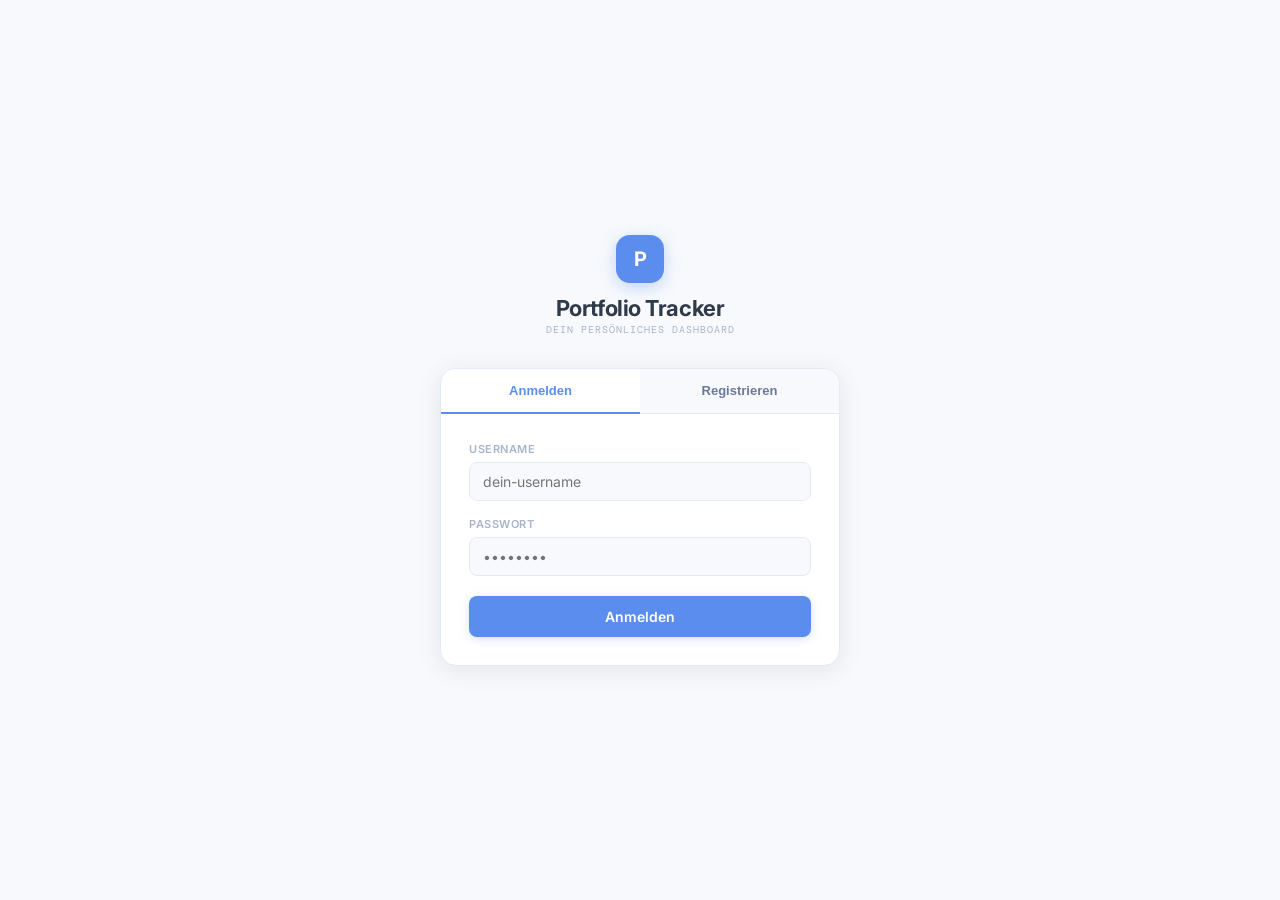
<file: static/login.html>
<!DOCTYPE html>
<html lang="de">
<head>
    <meta charset="UTF-8">
    <meta name="viewport" content="width=device-width, initial-scale=1.0">
    <title>Portfolio — Login</title>
    <link rel="preconnect" href="https://fonts.googleapis.com">
    <link href="https://fonts.googleapis.com/css2?family=Inter:wght@300;400;500;600;700&family=DM+Mono:wght@400;500&display=swap" rel="stylesheet">
    <style>
        *, *::before, *::after { box-sizing: border-box; margin: 0; padding: 0; }

        :root {
            --bg: #F7F9FC; --surface: #FFFFFF; --border: #E4EAF4;
            --text: #2F3A4A; --text2: #6B7A99; --text3: #A8B4CC;
            --accent: #5B8DEF; --accent-bg: #EBF2FF; --accent-soft: #A9C9FF;
            --green: #2BB580; --red: #E05C7A;
            --shadow: 0 4px 24px rgba(47,58,74,0.10);
        }

        body {
            font-family: 'Inter', sans-serif;
            background: var(--bg);
            min-height: 100vh;
            display: flex;
            align-items: center;
            justify-content: center;
            padding: 20px;
            -webkit-font-smoothing: antialiased;
        }

        .auth-wrap {
            width: 100%;
            max-width: 400px;
        }

        .auth-logo {
            text-align: center;
            margin-bottom: 32px;
        }

        .auth-logo-mark {
            width: 48px; height: 48px;
            background: var(--accent);
            color: #fff;
            font-size: 20px; font-weight: 700;
            display: inline-flex; align-items: center; justify-content: center;
            border-radius: 14px;
            box-shadow: 0 4px 16px rgba(91,141,239,0.35);
            margin-bottom: 12px;
        }

        .auth-logo-title {
            font-size: 22px; font-weight: 700;
            color: var(--text); letter-spacing: -0.02em;
        }

        .auth-logo-sub {
            font-family: 'DM Mono', monospace;
            font-size: 10px; color: var(--text3);
            letter-spacing: 0.1em; text-transform: uppercase;
            margin-top: 2px;
        }

        .auth-card {
            background: var(--surface);
            border: 1px solid var(--border);
            border-radius: 16px;
            box-shadow: var(--shadow);
            overflow: hidden;
        }

        .auth-tabs {
            display: flex;
            border-bottom: 1px solid var(--border);
        }

        .auth-tab {
            flex: 1; padding: 14px;
            text-align: center;
            font-size: 13px; font-weight: 600;
            color: var(--text2);
            cursor: pointer;
            background: var(--bg);
            border: none;
            transition: all 0.15s;
        }

        .auth-tab.active {
            background: var(--surface);
            color: var(--accent);
            border-bottom: 2px solid var(--accent);
            margin-bottom: -1px;
        }

        .auth-form { padding: 28px; display: none; }
        .auth-form.active { display: block; }

        .form-group {
            margin-bottom: 16px;
        }

        .form-group label {
            display: block;
            font-size: 11px; font-weight: 600;
            color: var(--text3); letter-spacing: 0.05em;
            text-transform: uppercase; margin-bottom: 6px;
        }

        .form-group input {
            width: 100%;
            background: var(--bg);
            border: 1px solid var(--border);
            border-radius: 8px;
            color: var(--text);
            font-family: 'Inter', sans-serif;
            font-size: 14px;
            padding: 10px 13px;
            transition: border-color 0.15s;
        }

        .form-group input:focus {
            outline: none;
            border-color: var(--accent);
            background: #fff;
            box-shadow: 0 0 0 3px rgba(91,141,239,0.1);
        }

        .btn-primary {
            width: 100%;
            background: var(--accent);
            color: white;
            border: none;
            border-radius: 8px;
            font-family: 'Inter', sans-serif;
            font-size: 14px; font-weight: 600;
            padding: 12px;
            cursor: pointer;
            margin-top: 4px;
            transition: all 0.15s;
            box-shadow: 0 2px 10px rgba(91,141,239,0.25);
        }

        .btn-primary:hover { background: #4A7DE0; box-shadow: 0 4px 16px rgba(91,141,239,0.4); }

        .auth-error {
            background: #FEF0F4; border: 1px solid #F6C1CF;
            color: #E05C7A; border-radius: 8px;
            padding: 10px 13px; font-size: 13px;
            margin-bottom: 16px; display: none;
        }

        .auth-error.show { display: block; }
    </style>
</head>
<body>
    <div class="auth-wrap">
        <div class="auth-logo">
            <div class="auth-logo-mark">P</div>
            <div class="auth-logo-title">Portfolio Tracker</div>
            <div class="auth-logo-sub">Dein persönliches Dashboard</div>
        </div>

        <div class="auth-card">
            <div class="auth-tabs">
                <button class="auth-tab active" onclick="switchTab('login')">Anmelden</button>
                <button class="auth-tab" onclick="switchTab('register')">Registrieren</button>
            </div>

            <!-- Login -->
            <div class="auth-form active" id="form-login">
                <div class="auth-error" id="login-error"></div>
                <div class="form-group">
                    <label>Username</label>
                    <input type="text" id="login-username" placeholder="dein-username" autocomplete="username">
                </div>
                <div class="form-group">
                    <label>Passwort</label>
                    <input type="password" id="login-password" placeholder="••••••••" autocomplete="current-password">
                </div>
                <button class="btn-primary" onclick="doLogin()">Anmelden</button>
            </div>

            <!-- Register -->
            <div class="auth-form" id="form-register">
                <div class="auth-error" id="register-error"></div>
                <div class="form-group">
                    <label>Username</label>
                    <input type="text" id="reg-username" placeholder="dein-username" autocomplete="username">
                </div>
                <div class="form-group">
                    <label>Passwort</label>
                    <input type="password" id="reg-password" placeholder="Mind. 6 Zeichen" autocomplete="new-password">
                </div>
                <div class="form-group">
                    <label>Passwort wiederholen</label>
                    <input type="password" id="reg-password2" placeholder="••••••••" autocomplete="new-password">
                </div>
                <button class="btn-primary" onclick="doRegister()">Konto erstellen</button>
            </div>
        </div>
    </div>

    <script>
        // Enter-Taste
        document.addEventListener('keydown', e => {
            if (e.key !== 'Enter') return;
            if (document.getElementById('form-login').classList.contains('active')) doLogin();
            else doRegister();
        });

        function switchTab(tab) {
            document.querySelectorAll('.auth-tab').forEach((t, i) => {
                t.classList.toggle('active', (i === 0) === (tab === 'login'));
            });
            document.getElementById('form-login').classList.toggle('active', tab === 'login');
            document.getElementById('form-register').classList.toggle('active', tab === 'register');
        }

        function showError(id, msg) {
            const el = document.getElementById(id);
            el.textContent = msg;
            el.classList.add('show');
        }

        function hideError(id) {
            document.getElementById(id).classList.remove('show');
        }

        async function doLogin() {
            hideError('login-error');
            const username = document.getElementById('login-username').value.trim();
            const password = document.getElementById('login-password').value;
            if (!username || !password) { showError('login-error', 'Bitte alle Felder ausfüllen'); return; }

            try {
                const res = await fetch('/api/login', {
                    method: 'POST',
                    headers: { 'Content-Type': 'application/json' },
                    credentials: 'include',
                    body: JSON.stringify({ username, password })
                });
                const data = await res.json();
                if (res.ok) {
                    // Token für Multi-Profile speichern
                    if (data.token) {
                        const profiles = JSON.parse(localStorage.getItem('dario_profiles') || '[]');
                        if (!profiles.find(p => p.userId === data.user_id)) {
                            profiles.push({ username: data.username, token: data.token, userId: data.user_id });
                            localStorage.setItem('dario_profiles', JSON.stringify(profiles));
                        }
                    }
                    window.location.href = '/';
                } else {
                    showError('login-error', data.error || 'Fehler beim Anmelden');
                }
            } catch (e) {
                showError('login-error', 'Verbindungsfehler');
            }
        }

        async function doRegister() {
            hideError('register-error');
            const username = document.getElementById('reg-username').value.trim();
            const password = document.getElementById('reg-password').value;
            const password2 = document.getElementById('reg-password2').value;

            if (!username || !password) { showError('register-error', 'Bitte alle Felder ausfüllen'); return; }
            if (password !== password2) { showError('register-error', 'Passwörter stimmen nicht überein'); return; }

            try {
                const res = await fetch('/api/register', {
                    method: 'POST',
                    headers: { 'Content-Type': 'application/json' },
                    credentials: 'include',
                    body: JSON.stringify({ username, password })
                });
                const data = await res.json();
                if (res.ok) {
                    if (data.token) {
                        const profiles = JSON.parse(localStorage.getItem('dario_profiles') || '[]');
                        if (!profiles.find(p => p.userId === data.user_id)) {
                            profiles.push({ username: data.username, token: data.token, userId: data.user_id });
                            localStorage.setItem('dario_profiles', JSON.stringify(profiles));
                        }
                    }
                    window.location.href = '/';
                } else {
                    showError('register-error', data.error || 'Fehler bei der Registrierung');
                }
            } catch (e) {
                showError('register-error', 'Verbindungsfehler');
            }
        }
    </script>
</body>
</html>
</file>
